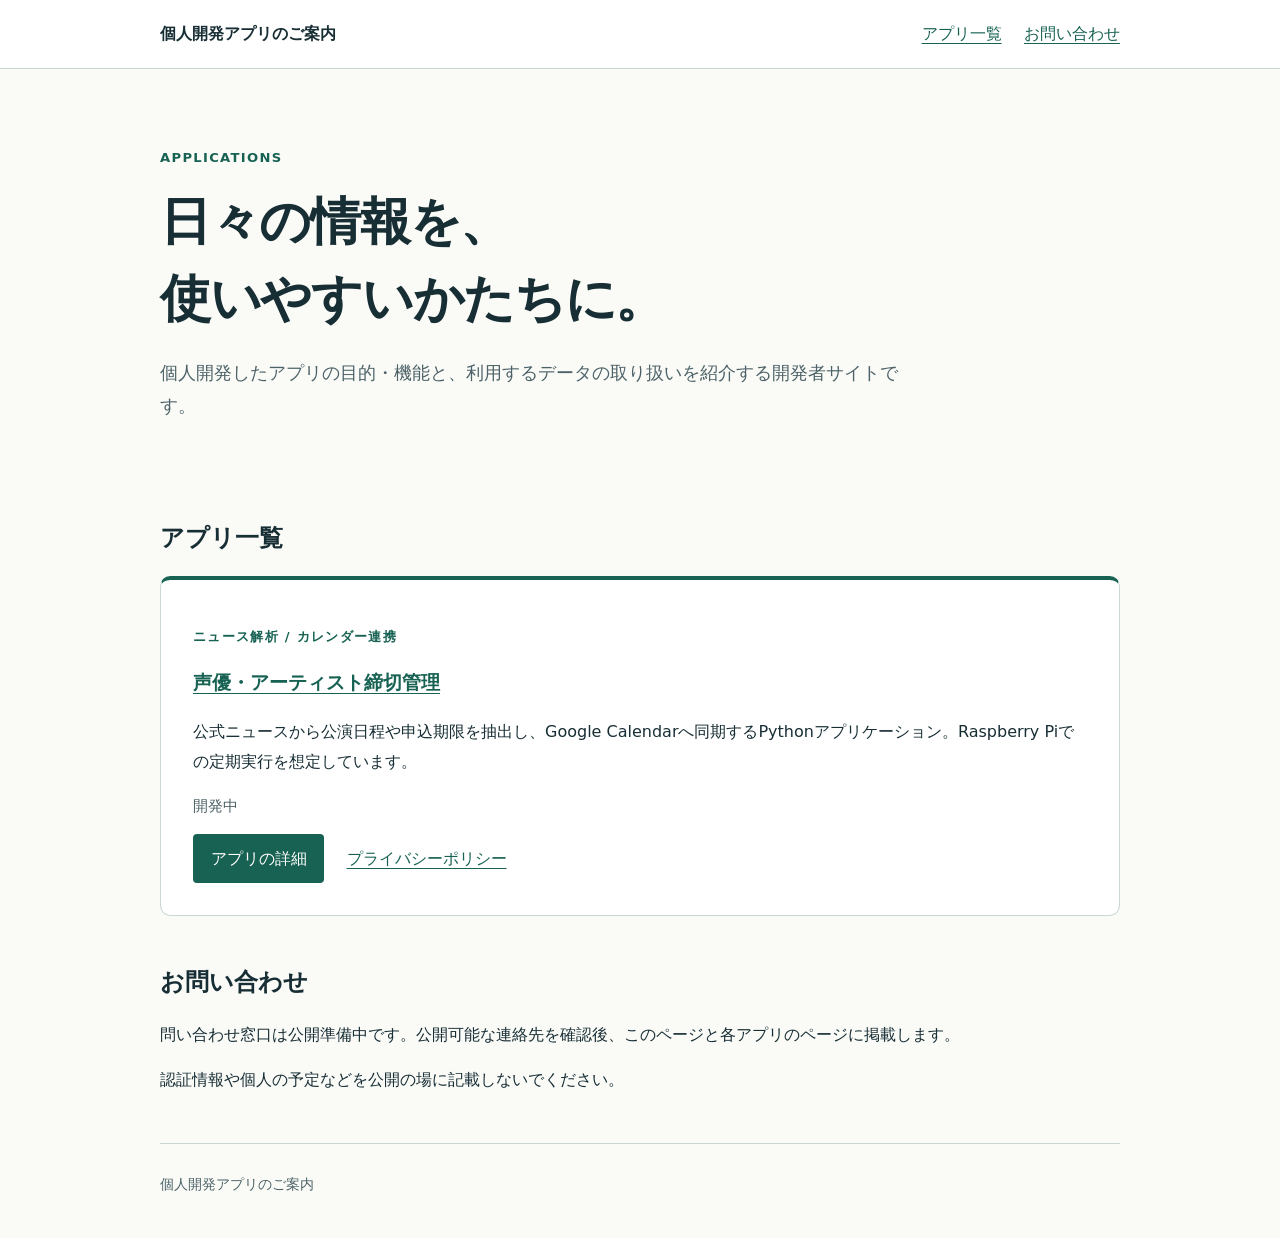
<file: index.html>
<!doctype html>
<html lang="ja">
<head>
  <meta charset="utf-8">
  <meta name="viewport" content="width=device-width, initial-scale=1">
  <meta name="description" content="個人開発アプリの機能と、Google APIなどを通じたデータの取り扱いをご案内します。">
  <title>個人開発アプリのご案内</title>
  <link rel="stylesheet" href="assets/style.css">
</head>
<body>
  <a class="skip-link" href="#main">本文へ移動</a>
  <header class="site-header"><div class="container"><a class="brand" href="index.html">個人開発アプリのご案内</a><nav aria-label="メイン"><a href="#apps">アプリ一覧</a><a href="#contact">お問い合わせ</a></nav></div></header>
  <main id="main" class="container">
    <section class="intro"><p class="eyebrow">APPLICATIONS</p><h1>日々の情報を、<br>使いやすいかたちに。</h1><p class="lead">個人開発したアプリの目的・機能と、利用するデータの取り扱いを紹介する開発者サイトです。</p></section>
    <section id="apps" aria-labelledby="apps-title"><h2 id="apps-title">アプリ一覧</h2>
      <article class="app-card"><p class="eyebrow">ニュース解析 / カレンダー連携</p><h3><a href="apps/voice-actor-deadline-manager-public/index.html">声優・アーティスト締切管理</a></h3><p>公式ニュースから公演日程や申込期限を抽出し、Google Calendarへ同期するPythonアプリケーション。Raspberry Piでの定期実行を想定しています。</p><p class="status">開発中</p><div class="actions"><a class="button" href="apps/voice-actor-deadline-manager-public/index.html">アプリの詳細</a><a href="apps/voice-actor-deadline-manager-public/privacy.html">プライバシーポリシー</a></div></article>
    </section>
    <section id="contact"><h2>お問い合わせ</h2><p>問い合わせ窓口は公開準備中です。公開可能な連絡先を確認後、このページと各アプリのページに掲載します。</p><p>認証情報や個人の予定などを公開の場に記載しないでください。</p></section>
  </main>
  <footer class="container">個人開発アプリのご案内</footer>
</body>
</html>
</file>
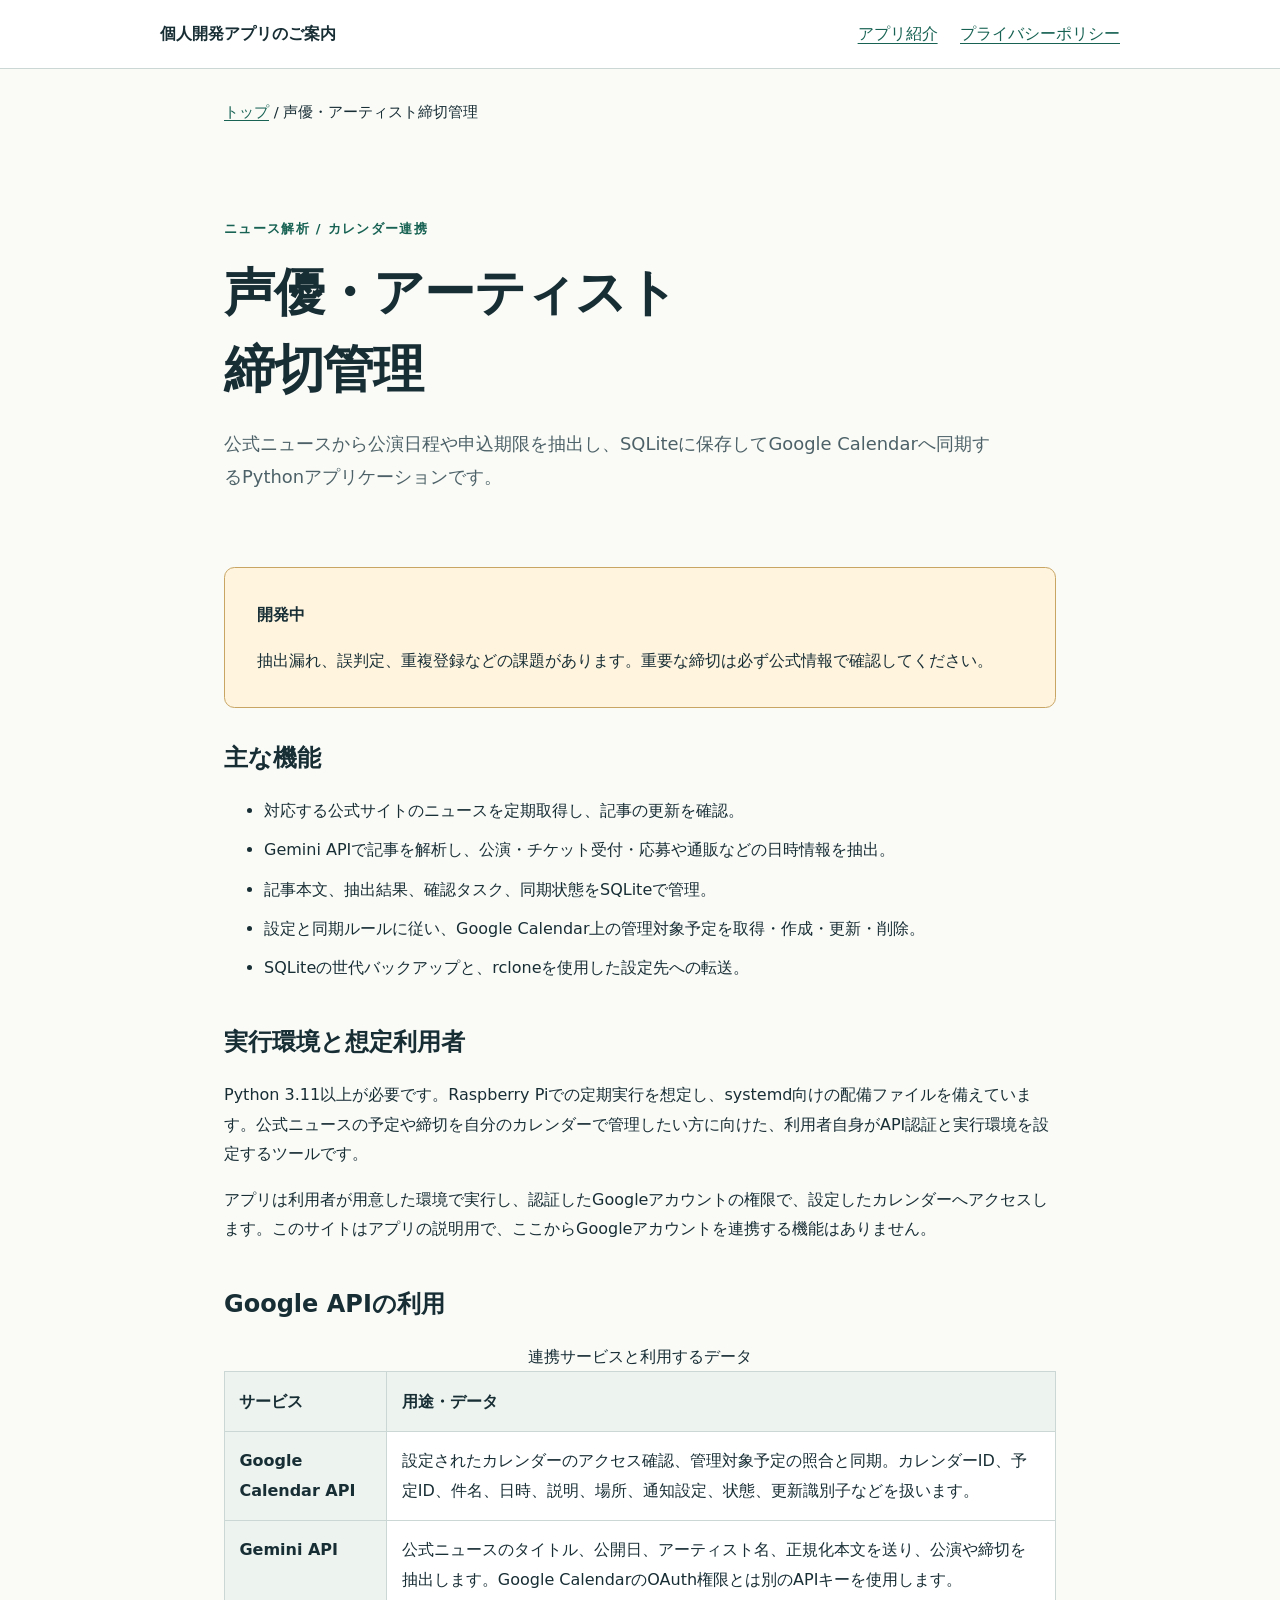
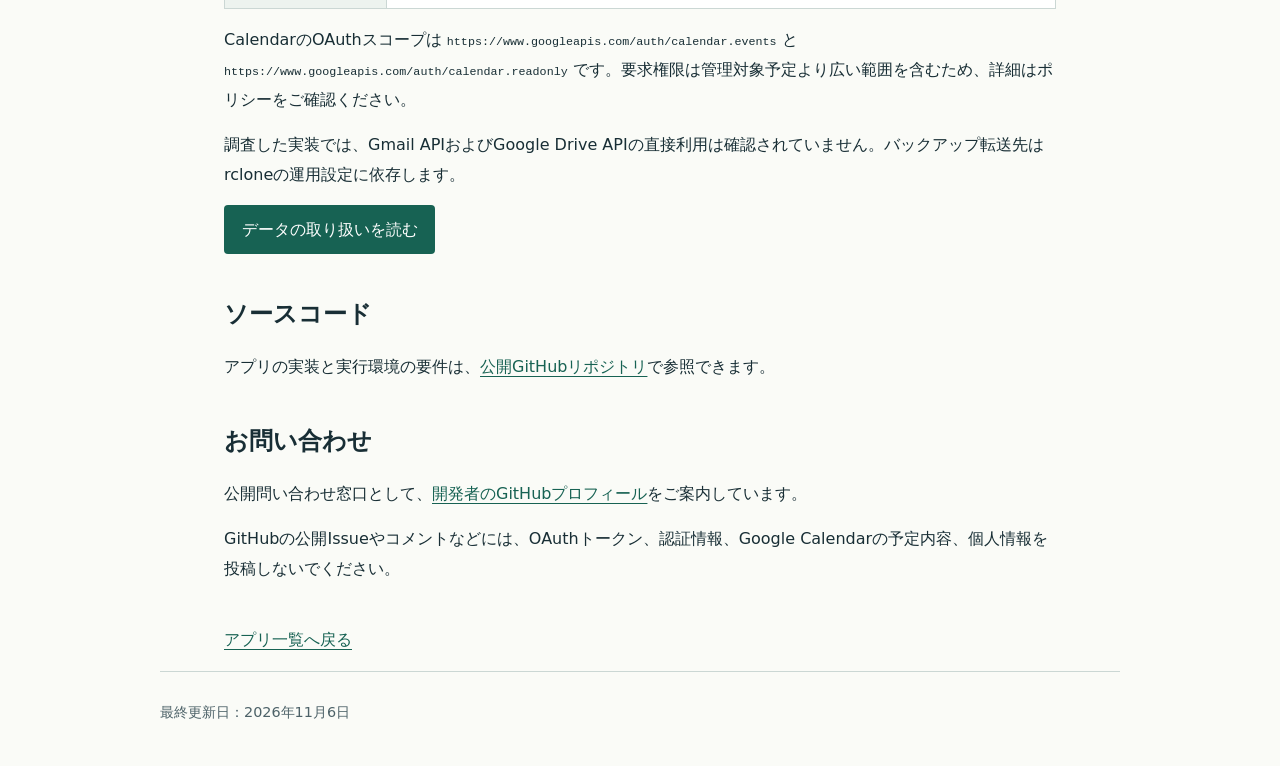
<file: apps/voice-actor-deadline-manager-public/index.html>
<!doctype html>
<html lang="ja">
<head>
  <meta charset="utf-8">
  <meta name="viewport" content="width=device-width, initial-scale=1">
  <meta name="description" content="声優・アーティストの公式ニュースを解析し、公演日程や申込期限をGoogle Calendarへ同期するPythonアプリの紹介。">
  <title>声優・アーティスト締切管理 | アプリ紹介</title>
  <link rel="stylesheet" href="../../assets/style.css">
</head>
<body>
  <a class="skip-link" href="#main">本文へ移動</a>
  <header class="site-header"><div class="container"><a class="brand" href="../../index.html">個人開発アプリのご案内</a><nav aria-label="アプリ"><a href="index.html" aria-current="page">アプリ紹介</a><a href="privacy.html">プライバシーポリシー</a></nav></div></header>
  <main id="main" class="container prose">
    <p class="breadcrumbs"><a href="../../index.html">トップ</a> / 声優・アーティスト締切管理</p>
    <div class="intro"><p class="eyebrow">ニュース解析 / カレンダー連携</p><h1>声優・アーティスト<br>締切管理</h1><p class="lead">公式ニュースから公演日程や申込期限を抽出し、SQLiteに保存してGoogle Calendarへ同期するPythonアプリケーションです。</p></div>
    <aside class="notice" aria-label="開発状況"><p><strong>開発中</strong></p><p>抽出漏れ、誤判定、重複登録などの課題があります。重要な締切は必ず公式情報で確認してください。</p></aside>
    <section><h2>主な機能</h2><ul><li>対応する公式サイトのニュースを定期取得し、記事の更新を確認。</li><li>Gemini APIで記事を解析し、公演・チケット受付・応募や通販などの日時情報を抽出。</li><li>記事本文、抽出結果、確認タスク、同期状態をSQLiteで管理。</li><li>設定と同期ルールに従い、Google Calendar上の管理対象予定を取得・作成・更新・削除。</li><li>SQLiteの世代バックアップと、rcloneを使用した設定先への転送。</li></ul></section>
    <section><h2>実行環境と想定利用者</h2><p>Python 3.11以上が必要です。Raspberry Piでの定期実行を想定し、systemd向けの配備ファイルを備えています。公式ニュースの予定や締切を自分のカレンダーで管理したい方に向けた、利用者自身がAPI認証と実行環境を設定するツールです。</p><p>アプリは利用者が用意した環境で実行し、認証したGoogleアカウントの権限で、設定したカレンダーへアクセスします。このサイトはアプリの説明用で、ここからGoogleアカウントを連携する機能はありません。</p></section>
    <section><h2>Google APIの利用</h2><div class="table-wrap"><table><caption>連携サービスと利用するデータ</caption><thead><tr><th scope="col">サービス</th><th scope="col">用途・データ</th></tr></thead><tbody><tr><th scope="row">Google Calendar API</th><td>設定されたカレンダーのアクセス確認、管理対象予定の照合と同期。カレンダーID、予定ID、件名、日時、説明、場所、通知設定、状態、更新識別子などを扱います。</td></tr><tr><th scope="row">Gemini API</th><td>公式ニュースのタイトル、公開日、アーティスト名、正規化本文を送り、公演や締切を抽出します。Google CalendarのOAuth権限とは別のAPIキーを使用します。</td></tr></tbody></table></div><p>CalendarのOAuthスコープは <code>https://www.googleapis.com/auth/calendar.events</code> と <code>https://www.googleapis.com/auth/calendar.readonly</code> です。要求権限は管理対象予定より広い範囲を含むため、詳細はポリシーをご確認ください。</p><p>調査した実装では、Gmail APIおよびGoogle Drive APIの直接利用は確認されていません。バックアップ転送先はrcloneの運用設定に依存します。</p><p><a class="button" href="privacy.html">データの取り扱いを読む</a></p></section>
    <section><h2>ソースコード</h2><p>アプリの実装と実行環境の要件は、<a href="https://github.com/ipod-touch/voice-actor-deadline-manager-public">公開GitHubリポジトリ</a>で参照できます。</p></section>
    <section id="contact"><h2>お問い合わせ</h2><p>公開問い合わせ窓口として、<a href="https://github.com/ipod-touch">開発者のGitHubプロフィール</a>をご案内しています。</p><p>GitHubの公開Issueやコメントなどには、OAuthトークン、認証情報、Google Calendarの予定内容、個人情報を投稿しないでください。</p></section>
    <p><a href="../../index.html">アプリ一覧へ戻る</a></p>
  </main>
  <footer class="container">最終更新日：<time datetime="2026-11-06">2026年11月6日</time></footer>
</body>
</html>
</file>
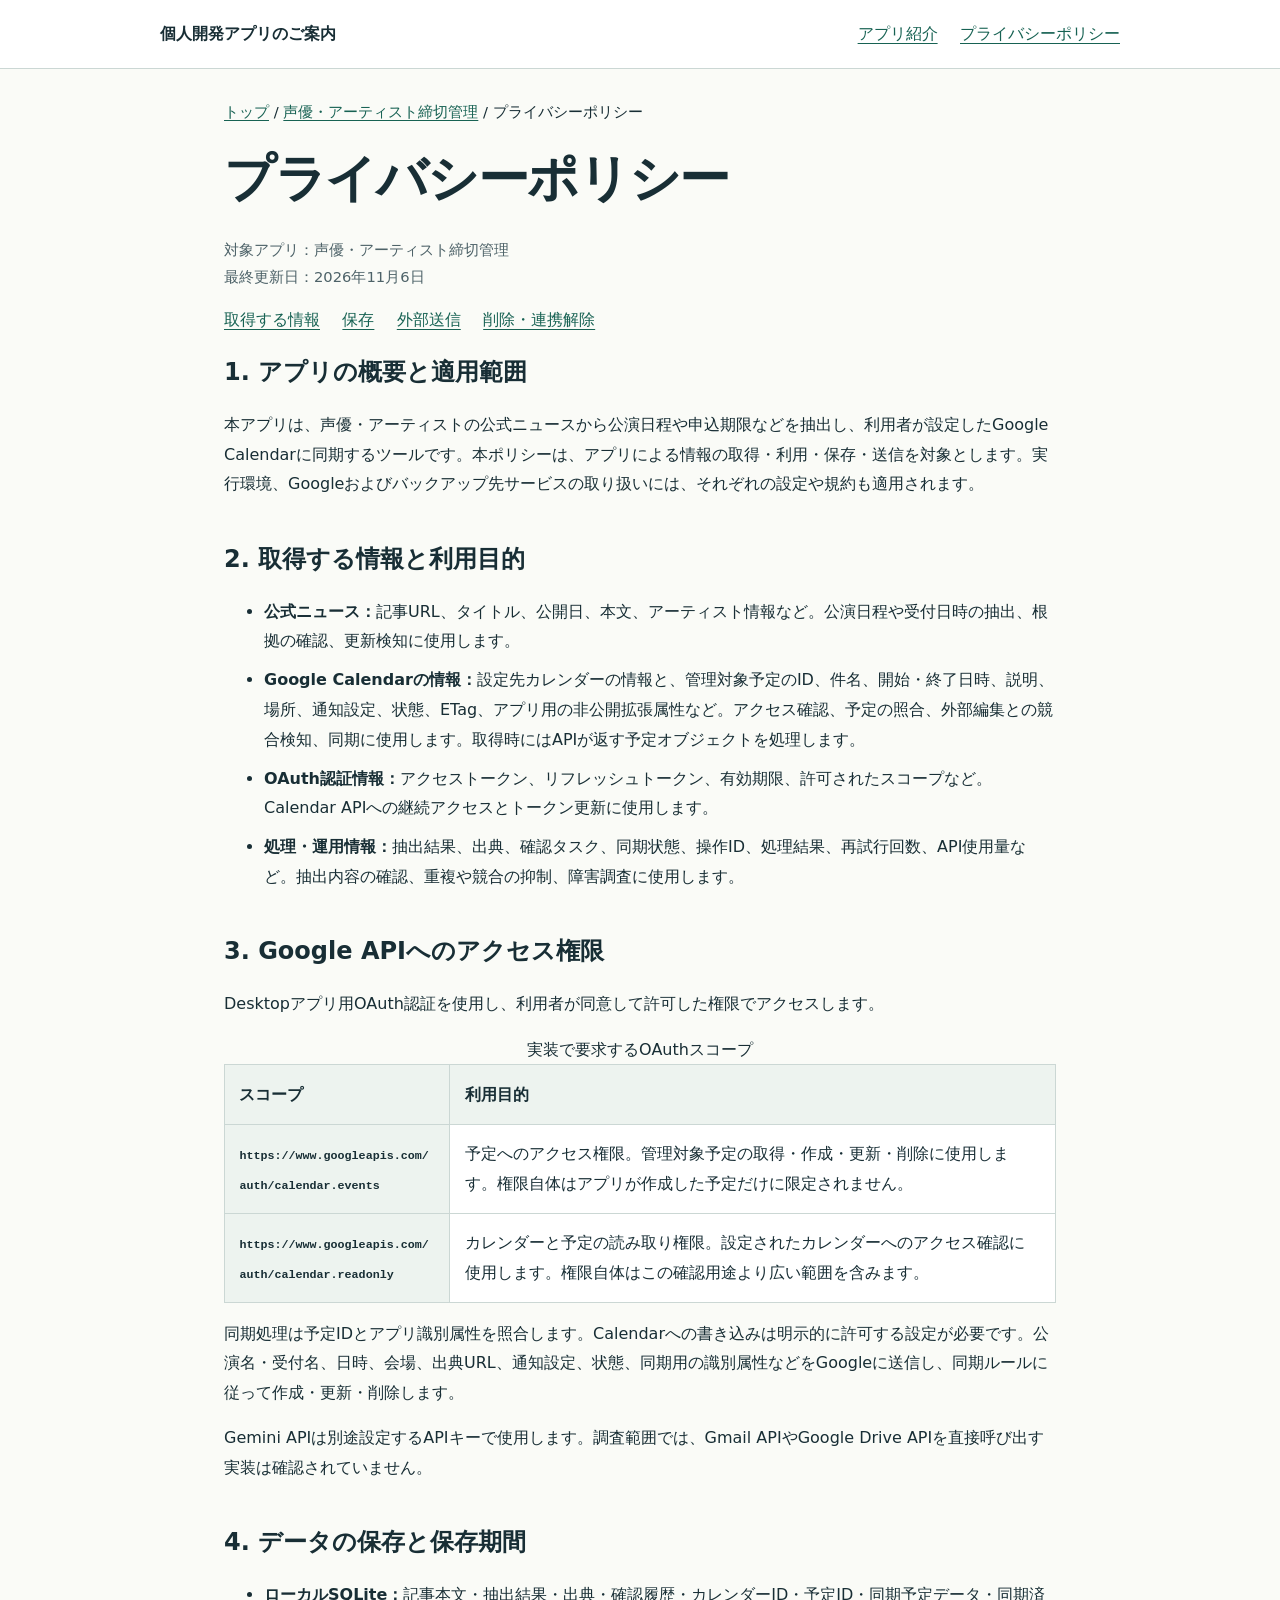
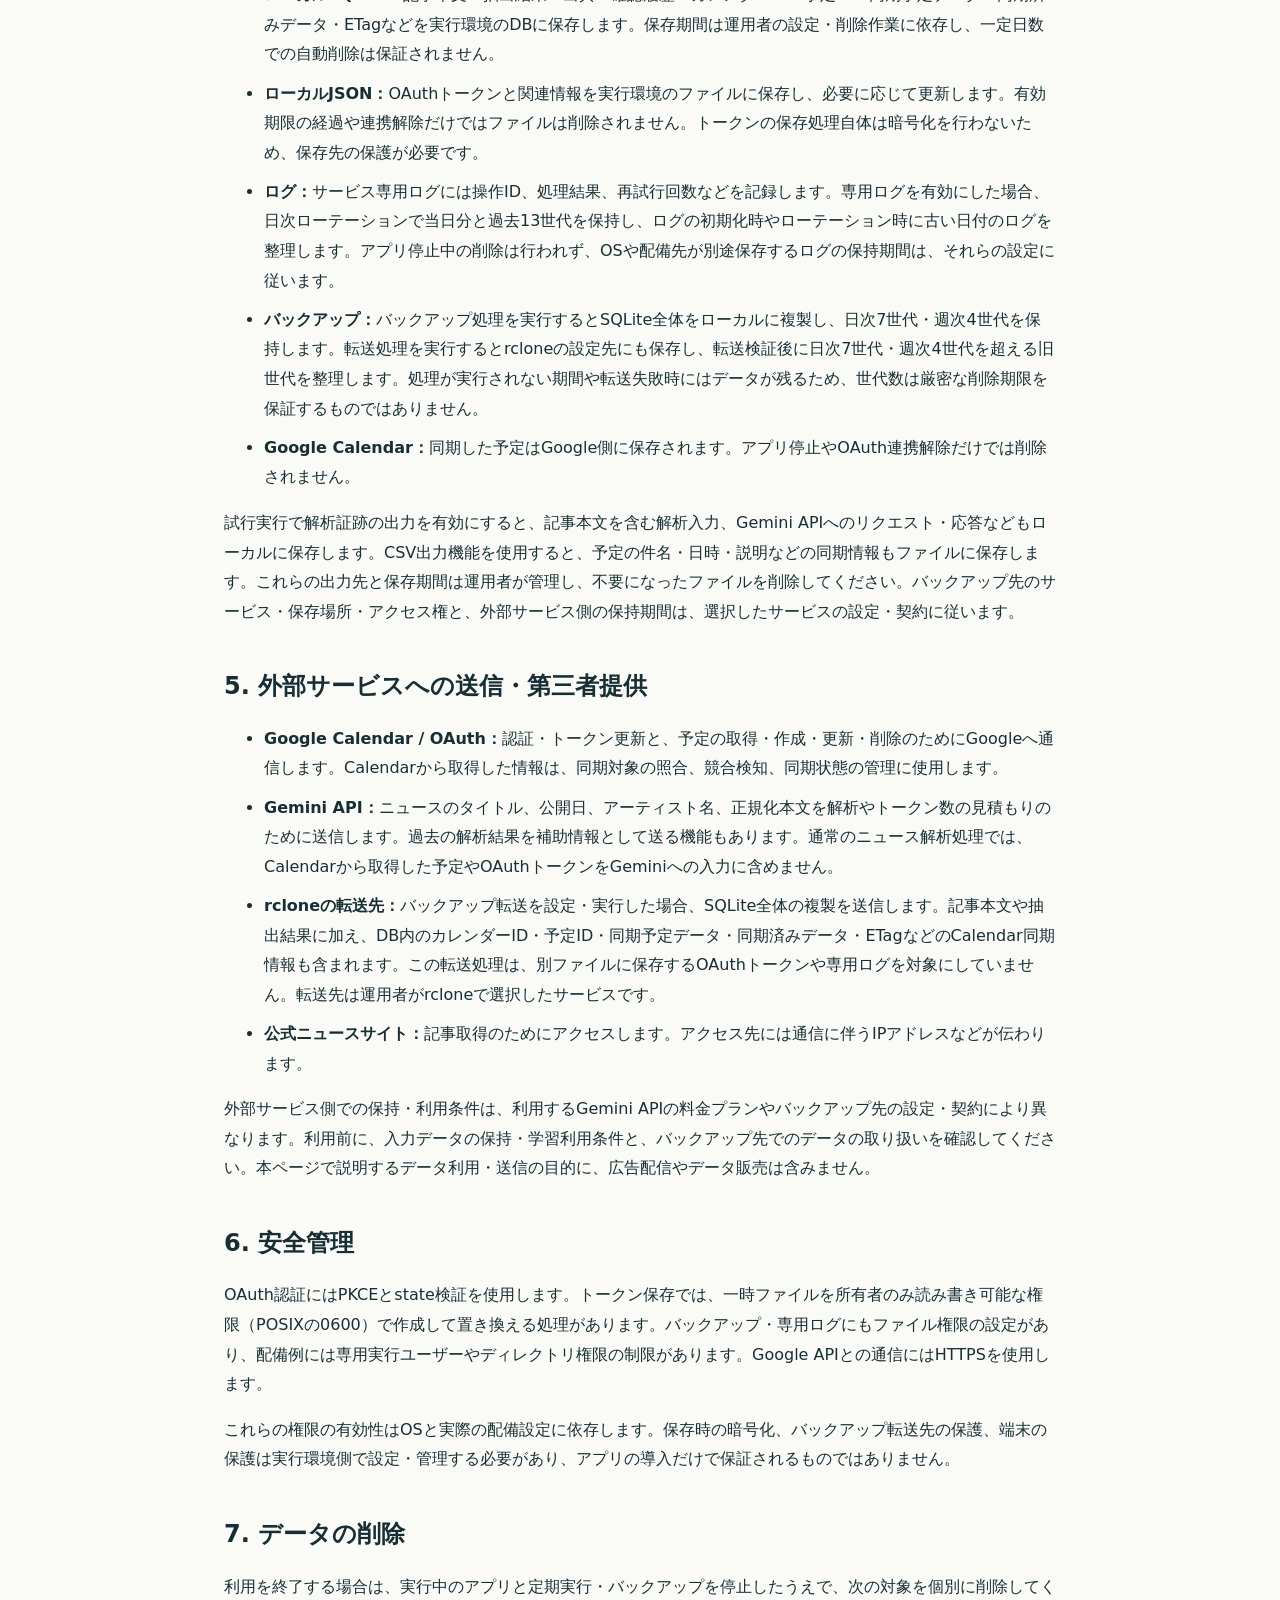
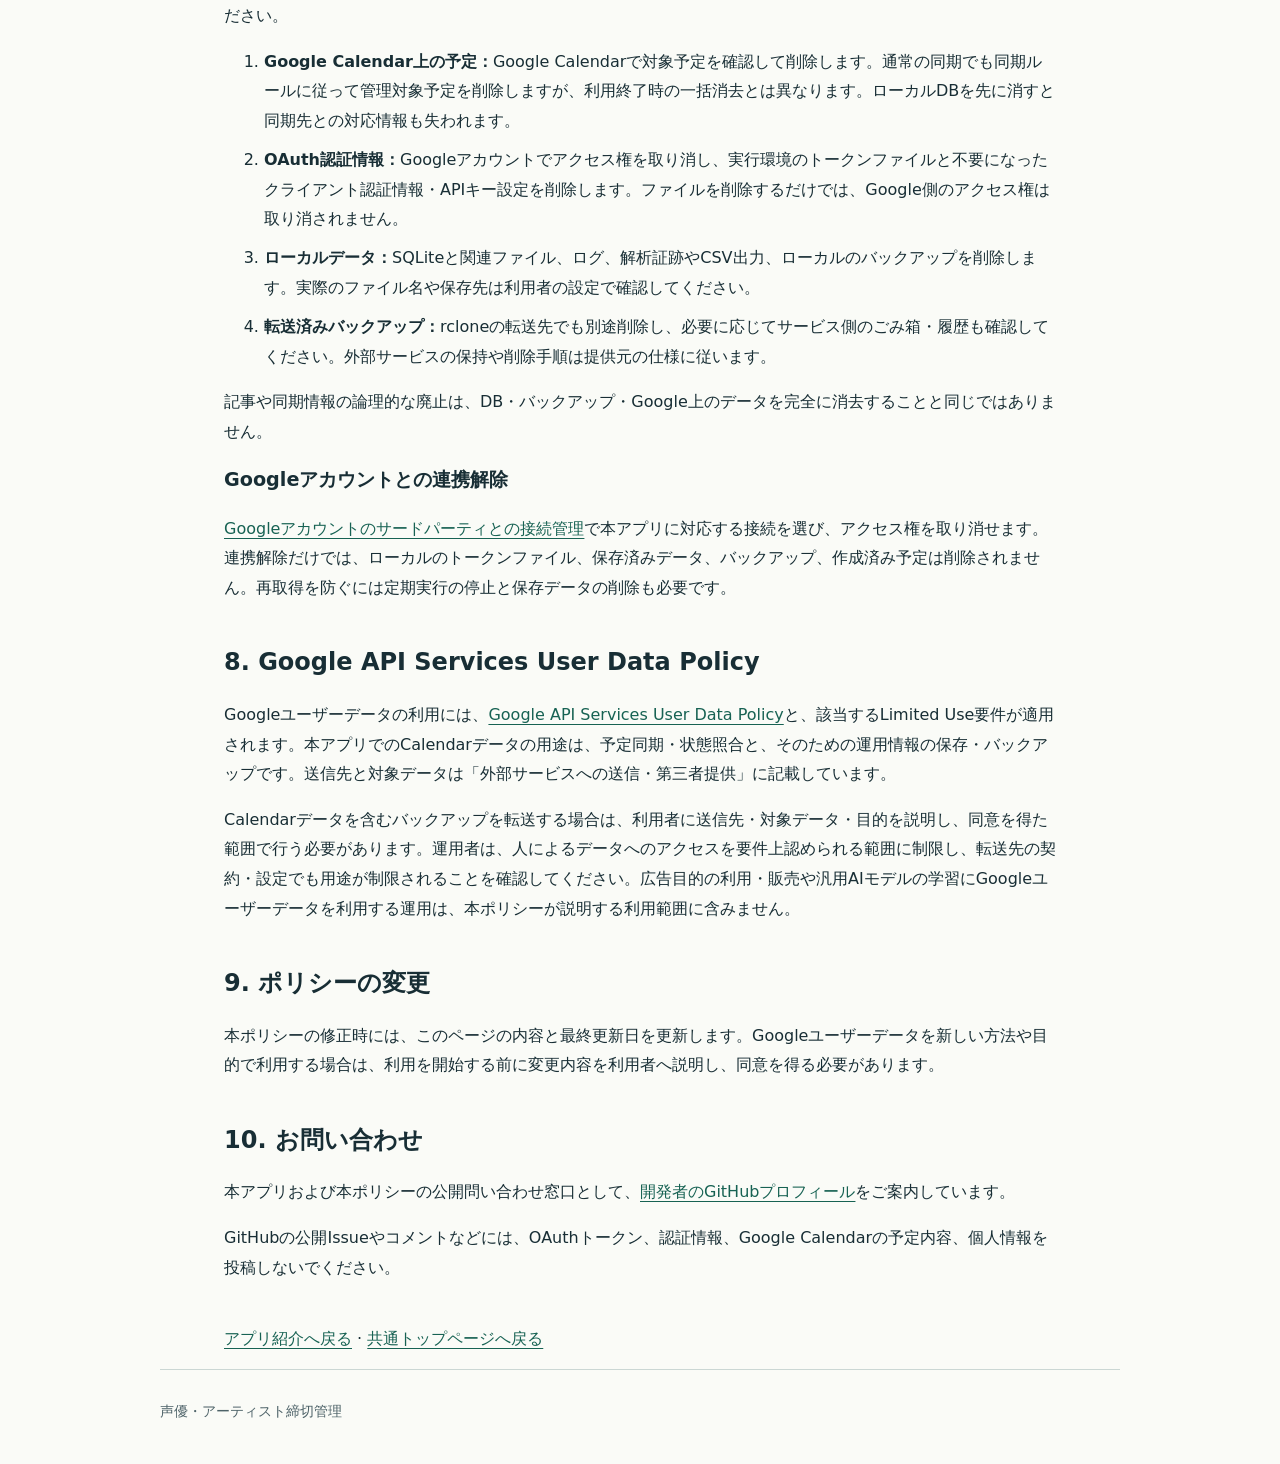
<file: apps/voice-actor-deadline-manager-public/privacy.html>
<!doctype html>
<html lang="ja">
<head>
  <meta charset="utf-8">
  <meta name="viewport" content="width=device-width, initial-scale=1">
  <meta name="description" content="声優・アーティスト締切管理のデータ取得、利用、保存、外部送信と削除についてのプライバシーポリシー。">
  <title>プライバシーポリシー | 声優・アーティスト締切管理</title>
  <link rel="stylesheet" href="../../assets/style.css">
</head>
<body>
  <a class="skip-link" href="#main">本文へ移動</a>
  <header class="site-header"><div class="container"><a class="brand" href="../../index.html">個人開発アプリのご案内</a><nav aria-label="アプリ"><a href="index.html">アプリ紹介</a><a href="privacy.html" aria-current="page">プライバシーポリシー</a></nav></div></header>
  <main id="main" class="container prose">
    <p class="breadcrumbs"><a href="../../index.html">トップ</a> / <a href="index.html">声優・アーティスト締切管理</a> / プライバシーポリシー</p>
    <h1>プライバシーポリシー</h1><p class="meta">対象アプリ：声優・アーティスト締切管理<br>最終更新日：<time datetime="2026-11-06">2026年11月6日</time></p>
    <nav aria-label="目次"><a href="#data">取得する情報</a><a href="#storage">保存</a><a href="#sharing">外部送信</a><a href="#deletion">削除・連携解除</a></nav>
    <section><h2>1. アプリの概要と適用範囲</h2><p>本アプリは、声優・アーティストの公式ニュースから公演日程や申込期限などを抽出し、利用者が設定したGoogle Calendarに同期するツールです。本ポリシーは、アプリによる情報の取得・利用・保存・送信を対象とします。実行環境、Googleおよびバックアップ先サービスの取り扱いには、それぞれの設定や規約も適用されます。</p></section>
    <section id="data"><h2>2. 取得する情報と利用目的</h2><ul><li><strong>公式ニュース：</strong>記事URL、タイトル、公開日、本文、アーティスト情報など。公演日程や受付日時の抽出、根拠の確認、更新検知に使用します。</li><li><strong>Google Calendarの情報：</strong>設定先カレンダーの情報と、管理対象予定のID、件名、開始・終了日時、説明、場所、通知設定、状態、ETag、アプリ用の非公開拡張属性など。アクセス確認、予定の照合、外部編集との競合検知、同期に使用します。取得時にはAPIが返す予定オブジェクトを処理します。</li><li><strong>OAuth認証情報：</strong>アクセストークン、リフレッシュトークン、有効期限、許可されたスコープなど。Calendar APIへの継続アクセスとトークン更新に使用します。</li><li><strong>処理・運用情報：</strong>抽出結果、出典、確認タスク、同期状態、操作ID、処理結果、再試行回数、API使用量など。抽出内容の確認、重複や競合の抑制、障害調査に使用します。</li></ul></section>
    <section><h2>3. Google APIへのアクセス権限</h2><p>Desktopアプリ用OAuth認証を使用し、利用者が同意して許可した権限でアクセスします。</p><div class="table-wrap"><table><caption>実装で要求するOAuthスコープ</caption><thead><tr><th scope="col">スコープ</th><th scope="col">利用目的</th></tr></thead><tbody><tr><th scope="row"><code>https://www.googleapis.com/auth/calendar.events</code></th><td>予定へのアクセス権限。管理対象予定の取得・作成・更新・削除に使用します。権限自体はアプリが作成した予定だけに限定されません。</td></tr><tr><th scope="row"><code>https://www.googleapis.com/auth/calendar.readonly</code></th><td>カレンダーと予定の読み取り権限。設定されたカレンダーへのアクセス確認に使用します。権限自体はこの確認用途より広い範囲を含みます。</td></tr></tbody></table></div><p>同期処理は予定IDとアプリ識別属性を照合します。Calendarへの書き込みは明示的に許可する設定が必要です。公演名・受付名、日時、会場、出典URL、通知設定、状態、同期用の識別属性などをGoogleに送信し、同期ルールに従って作成・更新・削除します。</p><p>Gemini APIは別途設定するAPIキーで使用します。調査範囲では、Gmail APIやGoogle Drive APIを直接呼び出す実装は確認されていません。</p></section>
    <section id="storage"><h2>4. データの保存と保存期間</h2><ul><li><strong>ローカルSQLite：</strong>記事本文・抽出結果・出典・確認履歴・カレンダーID・予定ID・同期予定データ・同期済みデータ・ETagなどを実行環境のDBに保存します。保存期間は運用者の設定・削除作業に依存し、一定日数での自動削除は保証されません。</li><li><strong>ローカルJSON：</strong>OAuthトークンと関連情報を実行環境のファイルに保存し、必要に応じて更新します。有効期限の経過や連携解除だけではファイルは削除されません。トークンの保存処理自体は暗号化を行わないため、保存先の保護が必要です。</li><li><strong>ログ：</strong>サービス専用ログには操作ID、処理結果、再試行回数などを記録します。専用ログを有効にした場合、日次ローテーションで当日分と過去13世代を保持し、ログの初期化時やローテーション時に古い日付のログを整理します。アプリ停止中の削除は行われず、OSや配備先が別途保存するログの保持期間は、それらの設定に従います。</li><li><strong>バックアップ：</strong>バックアップ処理を実行するとSQLite全体をローカルに複製し、日次7世代・週次4世代を保持します。転送処理を実行するとrcloneの設定先にも保存し、転送検証後に日次7世代・週次4世代を超える旧世代を整理します。処理が実行されない期間や転送失敗時にはデータが残るため、世代数は厳密な削除期限を保証するものではありません。</li><li><strong>Google Calendar：</strong>同期した予定はGoogle側に保存されます。アプリ停止やOAuth連携解除だけでは削除されません。</li></ul><p>試行実行で解析証跡の出力を有効にすると、記事本文を含む解析入力、Gemini APIへのリクエスト・応答などもローカルに保存します。CSV出力機能を使用すると、予定の件名・日時・説明などの同期情報もファイルに保存します。これらの出力先と保存期間は運用者が管理し、不要になったファイルを削除してください。バックアップ先のサービス・保存場所・アクセス権と、外部サービス側の保持期間は、選択したサービスの設定・契約に従います。</p></section>
    <section id="sharing"><h2>5. 外部サービスへの送信・第三者提供</h2><ul><li><strong>Google Calendar / OAuth：</strong>認証・トークン更新と、予定の取得・作成・更新・削除のためにGoogleへ通信します。Calendarから取得した情報は、同期対象の照合、競合検知、同期状態の管理に使用します。</li><li><strong>Gemini API：</strong>ニュースのタイトル、公開日、アーティスト名、正規化本文を解析やトークン数の見積もりのために送信します。過去の解析結果を補助情報として送る機能もあります。通常のニュース解析処理では、Calendarから取得した予定やOAuthトークンをGeminiへの入力に含めません。</li><li><strong>rcloneの転送先：</strong>バックアップ転送を設定・実行した場合、SQLite全体の複製を送信します。記事本文や抽出結果に加え、DB内のカレンダーID・予定ID・同期予定データ・同期済みデータ・ETagなどのCalendar同期情報も含まれます。この転送処理は、別ファイルに保存するOAuthトークンや専用ログを対象にしていません。転送先は運用者がrcloneで選択したサービスです。</li><li><strong>公式ニュースサイト：</strong>記事取得のためにアクセスします。アクセス先には通信に伴うIPアドレスなどが伝わります。</li></ul><p>外部サービス側での保持・利用条件は、利用するGemini APIの料金プランやバックアップ先の設定・契約により異なります。利用前に、入力データの保持・学習利用条件と、バックアップ先でのデータの取り扱いを確認してください。本ページで説明するデータ利用・送信の目的に、広告配信やデータ販売は含みません。</p></section>
    <section><h2>6. 安全管理</h2><p>OAuth認証にはPKCEとstate検証を使用します。トークン保存では、一時ファイルを所有者のみ読み書き可能な権限（POSIXの0600）で作成して置き換える処理があります。バックアップ・専用ログにもファイル権限の設定があり、配備例には専用実行ユーザーやディレクトリ権限の制限があります。Google APIとの通信にはHTTPSを使用します。</p><p>これらの権限の有効性はOSと実際の配備設定に依存します。保存時の暗号化、バックアップ転送先の保護、端末の保護は実行環境側で設定・管理する必要があり、アプリの導入だけで保証されるものではありません。</p></section>
    <section id="deletion"><h2>7. データの削除</h2><p>利用を終了する場合は、実行中のアプリと定期実行・バックアップを停止したうえで、次の対象を個別に削除してください。</p><ol><li><strong>Google Calendar上の予定：</strong>Google Calendarで対象予定を確認して削除します。通常の同期でも同期ルールに従って管理対象予定を削除しますが、利用終了時の一括消去とは異なります。ローカルDBを先に消すと同期先との対応情報も失われます。</li><li><strong>OAuth認証情報：</strong>Googleアカウントでアクセス権を取り消し、実行環境のトークンファイルと不要になったクライアント認証情報・APIキー設定を削除します。ファイルを削除するだけでは、Google側のアクセス権は取り消されません。</li><li><strong>ローカルデータ：</strong>SQLiteと関連ファイル、ログ、解析証跡やCSV出力、ローカルのバックアップを削除します。実際のファイル名や保存先は利用者の設定で確認してください。</li><li><strong>転送済みバックアップ：</strong>rcloneの転送先でも別途削除し、必要に応じてサービス側のごみ箱・履歴も確認してください。外部サービスの保持や削除手順は提供元の仕様に従います。</li></ol><p>記事や同期情報の論理的な廃止は、DB・バックアップ・Google上のデータを完全に消去することと同じではありません。</p><h3>Googleアカウントとの連携解除</h3><p><a href="https://myaccount.google.com/connections">Googleアカウントのサードパーティとの接続管理</a>で本アプリに対応する接続を選び、アクセス権を取り消せます。連携解除だけでは、ローカルのトークンファイル、保存済みデータ、バックアップ、作成済み予定は削除されません。再取得を防ぐには定期実行の停止と保存データの削除も必要です。</p></section>
    <section><h2>8. Google API Services User Data Policy</h2><p>Googleユーザーデータの利用には、<a href="https://developers.google.com/terms/api-services-user-data-policy">Google API Services User Data Policy</a>と、該当するLimited Use要件が適用されます。本アプリでのCalendarデータの用途は、予定同期・状態照合と、そのための運用情報の保存・バックアップです。送信先と対象データは「外部サービスへの送信・第三者提供」に記載しています。</p><p>Calendarデータを含むバックアップを転送する場合は、利用者に送信先・対象データ・目的を説明し、同意を得た範囲で行う必要があります。運用者は、人によるデータへのアクセスを要件上認められる範囲に制限し、転送先の契約・設定でも用途が制限されることを確認してください。広告目的の利用・販売や汎用AIモデルの学習にGoogleユーザーデータを利用する運用は、本ポリシーが説明する利用範囲に含みません。</p></section>
    <section><h2>9. ポリシーの変更</h2><p>本ポリシーの修正時には、このページの内容と最終更新日を更新します。Googleユーザーデータを新しい方法や目的で利用する場合は、利用を開始する前に変更内容を利用者へ説明し、同意を得る必要があります。</p></section>
    <section><h2>10. お問い合わせ</h2><p>本アプリおよび本ポリシーの公開問い合わせ窓口として、<a href="https://github.com/ipod-touch">開発者のGitHubプロフィール</a>をご案内しています。</p><p>GitHubの公開Issueやコメントなどには、OAuthトークン、認証情報、Google Calendarの予定内容、個人情報を投稿しないでください。</p></section>
    <p><a href="index.html">アプリ紹介へ戻る</a> · <a href="../../index.html">共通トップページへ戻る</a></p>
  </main>
  <footer class="container">声優・アーティスト締切管理</footer>
</body>
</html>
</file>
<file: assets/style.css>
:root { color-scheme: light; --ink: #182e35; --muted: #4d6268; --accent: #176253; --line: #cbd7d4; --paper: #fafbf7; }
* { box-sizing: border-box; }
html { scroll-padding-top: 1.5rem; }
body { margin: 0; color: var(--ink); background: var(--paper); font-family: system-ui, -apple-system, "Segoe UI", "Noto Sans JP", sans-serif; line-height: 1.85; }
.container { width: min(100% - 2.5rem, 960px); margin-inline: auto; }
a { color: var(--accent); text-underline-offset: .22em; overflow-wrap: anywhere; }
a:hover { text-decoration-thickness: .15em; }
:focus-visible { outline: 3px solid #9a5300; outline-offset: 5px; }
.skip-link { position: absolute; left: 1rem; top: -6rem; padding: .5rem 1rem; background: white; z-index: 2; }
.skip-link:focus { top: 1rem; }
.site-header { background: #fff; border-bottom: 1px solid var(--line); }
.site-header .container { display: flex; justify-content: space-between; align-items: center; gap: 1rem; padding-block: 1.2rem; flex-wrap: wrap; }
.brand { font-weight: 700; color: var(--ink); text-decoration: none; }
nav, .actions { display: flex; gap: 1.4rem; align-items: center; flex-wrap: wrap; }
.intro { padding-block: 4rem 2rem; }
.eyebrow { color: var(--accent); font-size: .82rem; font-weight: 700; letter-spacing: .1em; }
h1, h2, h3 { line-height: 1.5; overflow-wrap: anywhere; }
h1 { font-size: clamp(2rem, 5vw, 3.2rem); letter-spacing: -.025em; margin-block: .8rem 1.2rem; }
h2 { font-size: 1.5rem; }
h3 { font-size: 1.2rem; }
.lead { font-size: 1.12rem; max-width: 48rem; color: var(--muted); }
section { margin-bottom: 3rem; }
.app-card, .notice { border: 1px solid var(--line); padding: clamp(1.2rem, 4vw, 2rem); border-radius: .65rem; background: #fff; }
.app-card { border-top: 4px solid var(--accent); }
.notice { background: #fff5df; border-color: #c8a563; margin-block: 1.5rem 2rem; }
.notice p:first-child { margin-top: 0; }
.notice p:last-child { margin-bottom: 0; }
.status, .meta { color: var(--muted); font-size: .92rem; }
.button { display: inline-block; background: var(--accent); color: #fff; padding: .6rem 1.1rem; border-radius: .25rem; text-decoration: none; }
.breadcrumbs { margin-top: 1.8rem; font-size: .92rem; }
.prose { max-width: 52rem; }
.prose li { margin-bottom: .6rem; }
.prose section { margin-bottom: 2.6rem; }
.table-wrap { overflow-x: auto; }
table { width: 100%; border-collapse: collapse; background: white; }
th, td { padding: .9rem; border: 1px solid var(--line); text-align: left; vertical-align: top; }
th { background: #edf3ef; }
code { font-size: .9em; overflow-wrap: anywhere; }
footer { border-top: 1px solid var(--line); padding-block: 1.7rem 2.5rem; color: var(--muted); font-size: .9rem; }
@media (max-width: 540px) { .container { width: calc(100% - 2rem); } .intro { padding-top: 2.5rem; } nav { gap: 1rem; } th, td { padding: .65rem; } }
</file>
